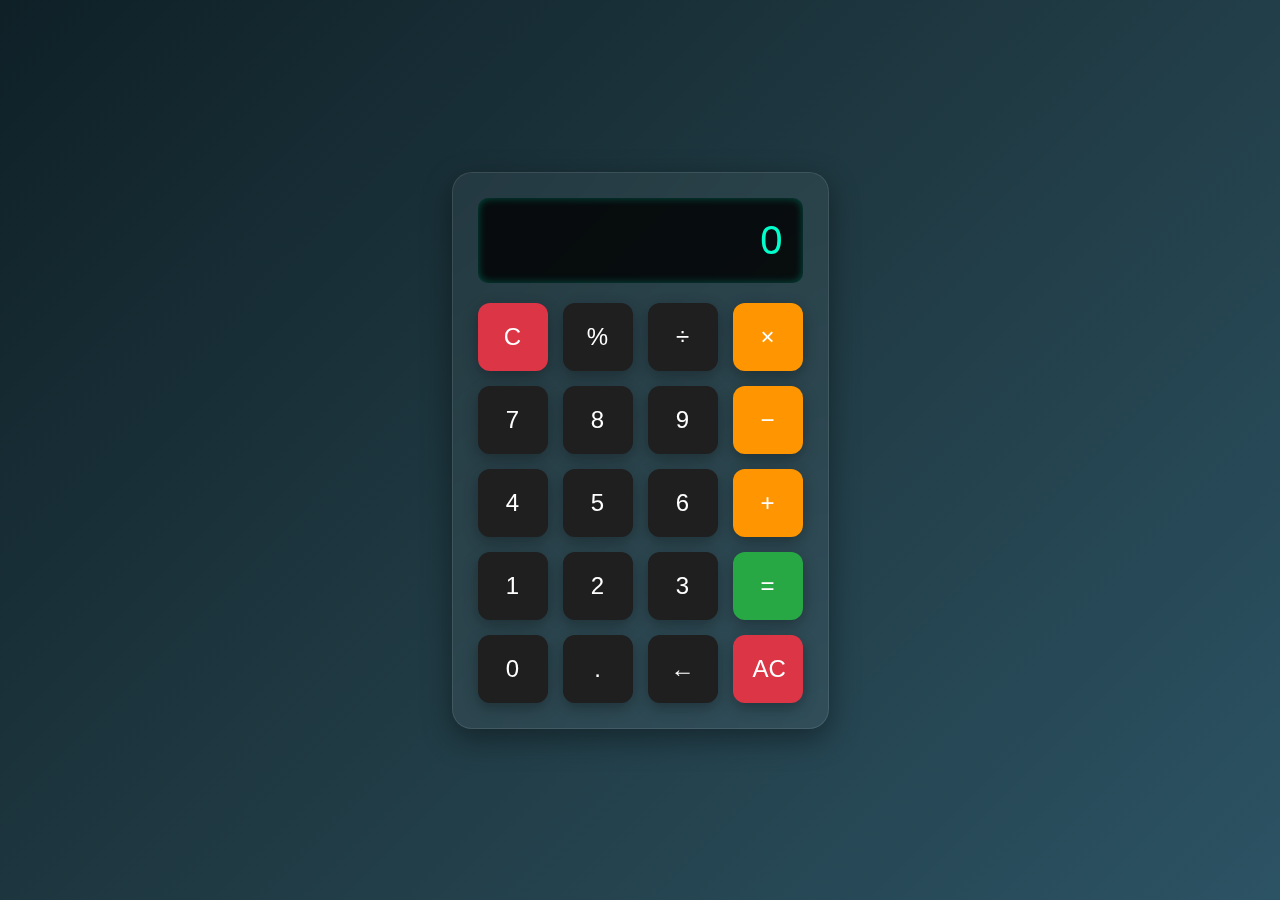
<file: calculator.html>
<!DOCTYPE html>
<html lang="en">
<head>
  <meta charset="UTF-8">
  <title>Stylish Calculator</title>
  <style>
    * {
      box-sizing: border-box;
    }

    body {
      margin: 0;
      height: 100vh;
      display: flex;
      align-items: center;
      justify-content: center;
      background: linear-gradient(135deg, #0f2027, #203a43, #2c5364);
      font-family: 'Segoe UI', sans-serif;
    }

    .calculator {
      background: rgba(255, 255, 255, 0.05);
      padding: 25px;
      border-radius: 20px;
      box-shadow: 0 10px 30px rgba(0, 0, 0, 0.4);
      backdrop-filter: blur(10px);
      border: 1px solid rgba(255, 255, 255, 0.1);
      transition: all 0.3s ease;
    }

    .display {
      background: rgba(0, 0, 0, 0.8);
      color: #00ffcc;
      font-size: 2.5em;
      padding: 20px;
      text-align: right;
      border-radius: 10px;
      margin-bottom: 20px;
      box-shadow: inset 0 0 8px rgba(0, 255, 204, 0.3);
      overflow-x: auto;
      min-width: 280px;
    }

    .buttons {
      display: grid;
      grid-template-columns: repeat(4, 70px);
      gap: 15px;
    }

    button {
      font-size: 1.5em;
      padding: 20px;
      border: none;
      border-radius: 12px;
      cursor: pointer;
      background: #1f1f1f;
      color: white;
      box-shadow: 0 5px 15px rgba(0, 0, 0, 0.3);
      transition: transform 0.1s ease, background 0.3s;
    }

    button:hover {
      background: #444;
    }

    button:active {
      transform: scale(0.95);
    }

    .operator {
      background: #ff9500;
    }

    .operator:hover {
      background: #ffa733;
    }

    .equal {
      background: #28a745;
    }

    .equal:hover {
      background: #45c267;
    }

    .clear {
      background: #dc3545;
    }

    .clear:hover {
      background: #e76a77;
    }

    @media (max-width: 400px) {
      .buttons {
        grid-template-columns: repeat(4, 60px);
        gap: 10px;
      }
      button {
        padding: 15px;
        font-size: 1.2em;
      }
      .display {
        font-size: 2em;
      }
    }
  </style>
</head>
<body>

<div class="calculator">
  <div class="display" id="display">0</div>
  <div class="buttons">
    <button class="clear" onclick="clearDisplay()">C</button>
    <button onclick="append('%')">%</button>
    <button onclick="append('/')">÷</button>
    <button onclick="append('*')" class="operator">×</button>

    <button onclick="append('7')">7</button>
    <button onclick="append('8')">8</button>
    <button onclick="append('9')">9</button>
    <button onclick="append('-')" class="operator">−</button>

    <button onclick="append('4')">4</button>
    <button onclick="append('5')">5</button>
    <button onclick="append('6')">6</button>
    <button onclick="append('+')" class="operator">+</button>

    <button onclick="append('1')">1</button>
    <button onclick="append('2')">2</button>
    <button onclick="append('3')">3</button>
    <button onclick="calculate()" class="equal">=</button>

    <button onclick="append('0')">0</button>
    <button onclick="append('.')">.</button>
    <button onclick="backspace()">←</button>
    <button onclick="clearDisplay()" class="clear">AC</button>
  </div>
</div>

<script>
  const display = document.getElementById('display');

  function append(char) {
    if (display.innerText === '0' || display.innerText === 'Error') {
      display.innerText = '';
    }
    display.innerText += char;
  }

  function clearDisplay() {
    display.innerText = '0';
  }

  function backspace() {
    display.innerText = display.innerText.slice(0, -1) || '0';
  }

  function calculate() {
    try {
      let result = eval(display.innerText.replace('×', '*').replace('÷', '/'));
      display.innerText = result;
    } catch {
      display.innerText = 'Error';
    }
  }

  // Keyboard Support
  document.addEventListener('keydown', (e) => {
    const key = e.key;
    const valid = '0123456789+-*/.%'.includes(key);
    if (valid) {
      append(key);
    } else if (key === 'Enter') {
      calculate();
    } else if (key === 'Backspace') {
      backspace();
    } else if (key.toLowerCase() === 'c') {
      clearDisplay();
    }
  });
</script>

</body>
</html>
</file>
